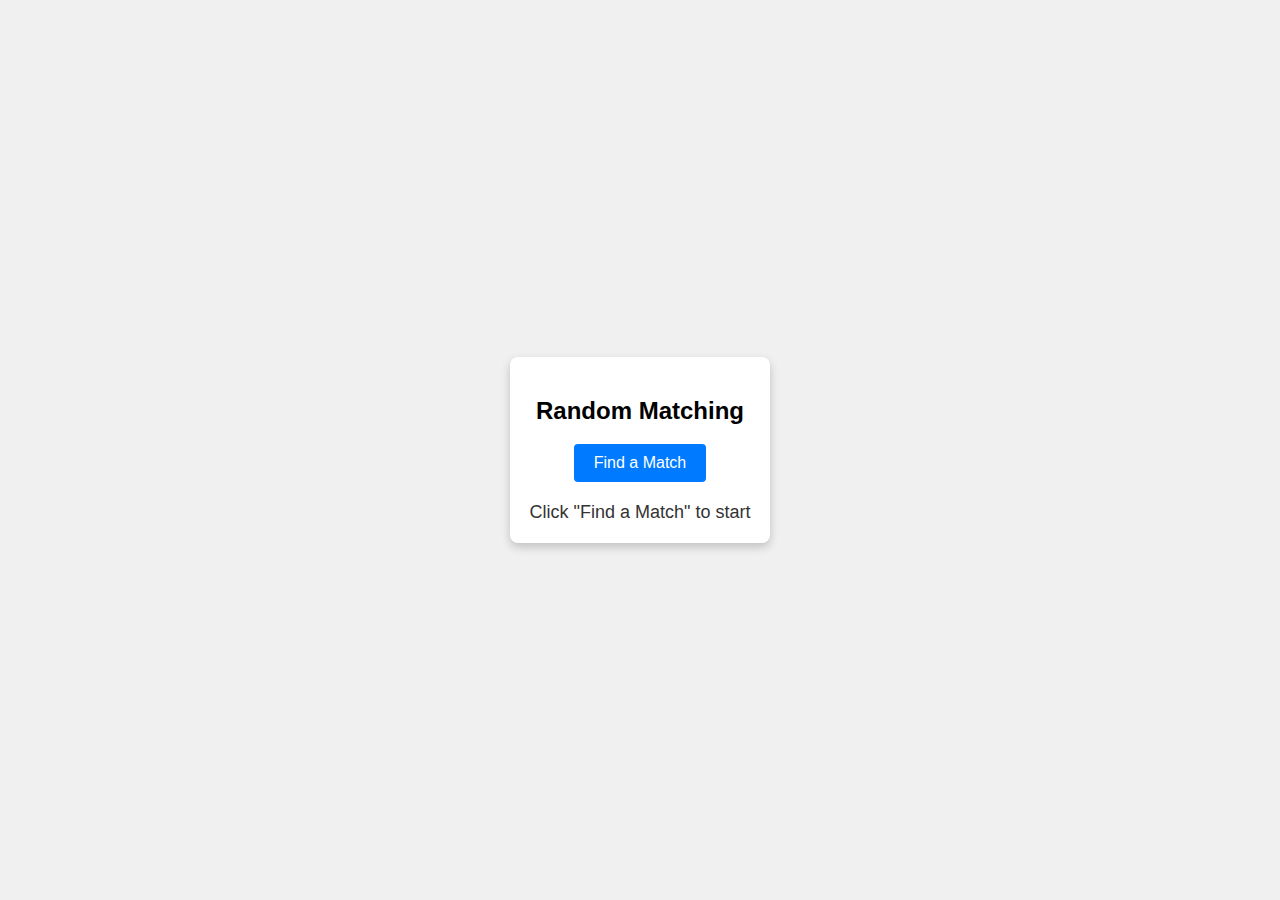
<file: index.html>
<!DOCTYPE html>
<html lang="en">
<head>
    <meta charset="UTF-8">
    <meta name="viewport" content="width=device-width, initial-scale=1.0">
    <title>Random Matching</title>
    <style>
        body {
            font-family: Arial, sans-serif;
            display: flex;
            justify-content: center;
            align-items: center;
            height: 100vh;
            margin: 0;
            background-color: #f0f0f0;
        }
        .container {
            text-align: center;
            background: white;
            padding: 20px;
            border-radius: 8px;
            box-shadow: 0 4px 10px rgba(0, 0, 0, 0.2);
        }
        button {
            padding: 10px 20px;
            font-size: 16px;
            color: white;
            background-color: #007bff;
            border: none;
            border-radius: 4px;
            cursor: pointer;
        }
        button:hover {
            background-color: #0056b3;
        }
        #status {
            margin-top: 20px;
            font-size: 18px;
            color: #333;
        }
    </style>
</head>
<body>
<div class="container">
    <h2>Random Matching</h2>
    <button id="connectButton">Find a Match</button>
    <div id="status">Click "Find a Match" to start</div>
</div>

<script>
    let socket; // WebSocket 연결 변수
    const statusDiv = document.getElementById("status");
    const connectButton = document.getElementById("connectButton");

    connectButton.addEventListener("click", () => {
        // WebSocket 연결 초기화
        socket = new WebSocket("ws://localhost:8080/ws");

        // WebSocket 연결 성공 시
        socket.onopen = () => {
            statusDiv.innerText = "Looking for a match...";
            connectButton.disabled = true;
            connectButton.innerText = "Waiting...";
        };

        // 서버에서 메시지를 받을 때
        socket.onmessage = (event) => {
            statusDiv.innerText = event.data; // 매칭 성공 메시지 표시
            connectButton.disabled = false;
            connectButton.innerText = "Find Another Match";
        };

        // WebSocket 연결이 닫혔을 때
        socket.onclose = () => {
            statusDiv.innerText = "Disconnected from server.";
            connectButton.disabled = false;
            connectButton.innerText = "Reconnect";
        };

        // WebSocket 오류 발생 시
        socket.onerror = (error) => {
            console.error("WebSocket Error: ", error);
            statusDiv.innerText = "An error occurred. Please try again.";
            connectButton.disabled = false;
        };
    });
</script>
</body>
</html>
</file>
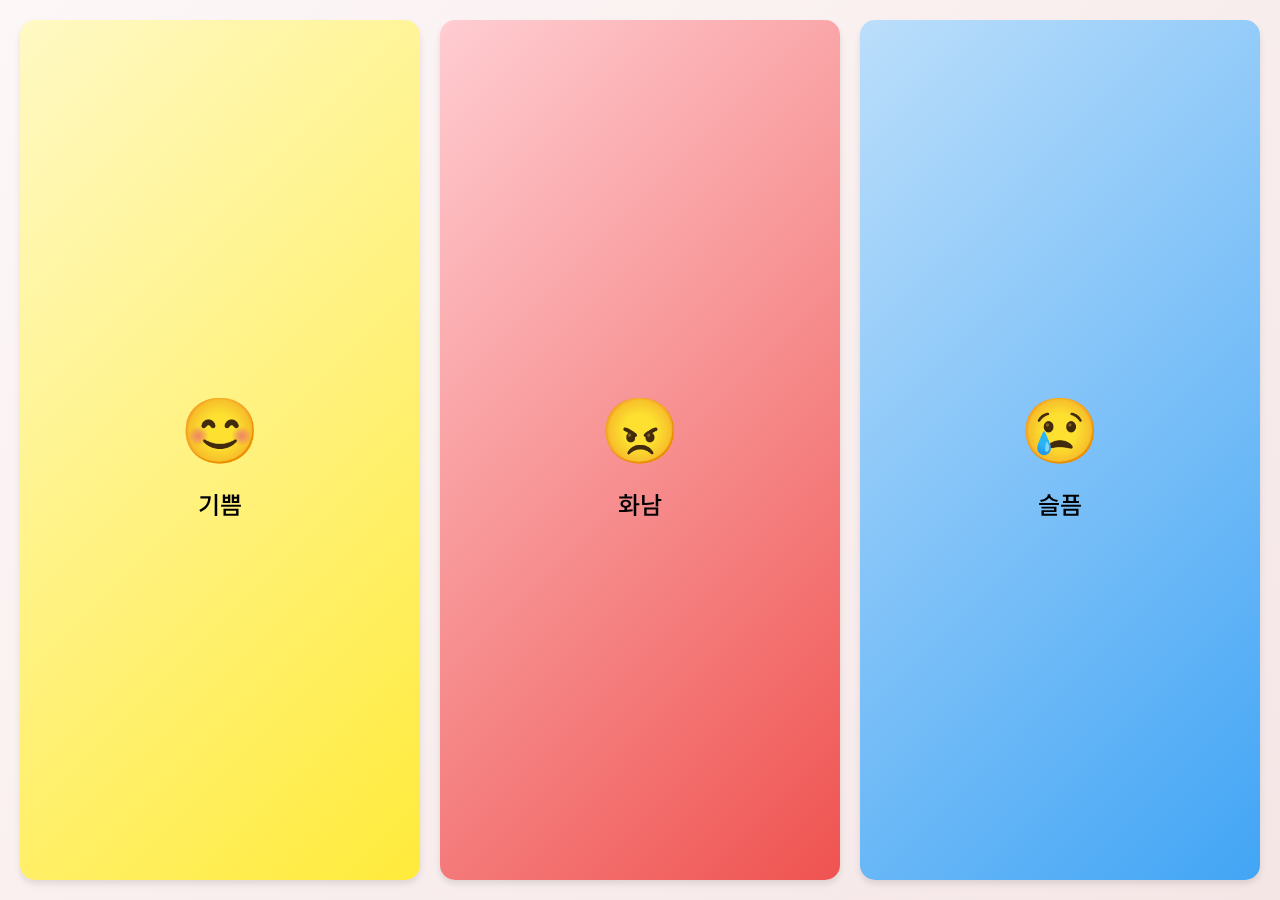
<file: static/index.html>
<!DOCTYPE html>
<html lang="ko">
<head>
    <meta charset="UTF-8">
    <meta name="viewport" content="width=device-width, initial-scale=1.0">
    <title>감정 채팅</title>
    <link href="https://fonts.googleapis.com/css2?family=Noto+Sans+KR:wght@400;500;700&display=swap" rel="stylesheet">
    <link rel="stylesheet" href="/static/styles.css">
</head>
<body>
<!-- 감정 선택 화면 -->
<div id="emotion-select" class="screen active">
    <div class="emotion-grid">
        <button class="emotion-btn happy" data-emotion="happy">
            <span class="emoji">😊</span>
            <span class="text">기쁨</span>
        </button>
        <button class="emotion-btn angry" data-emotion="angry">
            <span class="emoji">😠</span>
            <span class="text">화남</span>
        </button>
        <button class="emotion-btn sad" data-emotion="sad">
            <span class="emoji">😢</span>
            <span class="text">슬픔</span>
        </button>
    </div>
</div>

<!-- 매칭 대기 화면 -->
<div id="matching-screen" class="screen">
    <div class="matching-content">
        <div class="spinner"></div>
        <h2>매칭 중...</h2>
        <p class="selected-emotion">선택한 감정: <span id="selected-emotion-text"></span></p>
        <button id="cancel-matching" class="cancel-btn">매칭 취소</button>
    </div>
</div>

<!-- 채팅 화면 -->
<div id="chat-screen" class="screen">
    <div class="chat-container">
        <div class="chat-header">
            <button id="leave-chat" class="leave-btn">나가기</button>
            <h2>채팅방</h2>
        </div>
        <div class="chat-messages" id="chat-messages"></div>
        <div class="chat-input">
            <input type="text" id="message-input" placeholder="메시지를 입력하세요...">
            <button id="send-message" class="send-btn">전송</button>
        </div>
    </div>
</div>
</body>
<script src="/static/script.js"></script>
</html>
</file>
<file: static/styles.css>
* {
    margin: 0;
    padding: 0;
    box-sizing: border-box;
    font-family: 'Noto Sans KR', sans-serif;
}

body {
    background: linear-gradient(135deg, #fdf7f7 0%, #f5e6e6 100%);
    min-height: 100vh;
}

.screen {
    display: none;
    width: 100%;
    height: 100vh;
    position: fixed;
    top: 0;
    left: 0;
}

.screen.active {
    display: block;
}

/* 감정 선택 화면 */
.emotion-grid {
    display: grid;
    grid-template-columns: 1fr;
    gap: 20px;
    padding: 20px;
    height: 100vh;
}

.emotion-btn {
    border: none;
    border-radius: 15px;
    padding: 30px;
    font-size: 24px;
    cursor: pointer;
    display: flex;
    flex-direction: column;
    align-items: center;
    justify-content: center;
    transition: transform 0.2s, box-shadow 0.2s;
    background: white;
    box-shadow: 0 4px 6px rgba(0, 0, 0, 0.1);
}

.emotion-btn:hover {
    transform: translateY(-5px);
    box-shadow: 0 6px 12px rgba(0, 0, 0, 0.15);
}

.emotion-btn .emoji {
    font-size: 64px;
    margin-bottom: 15px;
}

.emotion-btn .text {
    font-size: 24px;
    font-weight: 500;
}

.happy { background: linear-gradient(135deg, #fff9c4, #ffeb3b); }
.angry { background: linear-gradient(135deg, #ffcdd2, #ef5350); }
.sad { background: linear-gradient(135deg, #bbdefb, #42a5f5); }

/* 매칭 화면 */
.matching-content {
    position: absolute;
    top: 50%;
    left: 50%;
    transform: translate(-50%, -50%);
    text-align: center;
    background: white;
    padding: 40px;
    border-radius: 20px;
    box-shadow: 0 4px 6px rgba(0, 0, 0, 0.1);
}

.spinner {
    width: 50px;
    height: 50px;
    border: 5px solid #f3f3f3;
    border-top: 5px solid #3498db;
    border-radius: 50%;
    animation: spin 1s linear infinite;
    margin: 0 auto 20px;
}

@keyframes spin {
    0% { transform: rotate(0deg); }
    100% { transform: rotate(360deg); }
}

.selected-emotion {
    margin: 20px 0;
    color: #666;
}

.cancel-btn {
    background: #ff5252;
    color: white;
    border: none;
    padding: 12px 24px;
    border-radius: 8px;
    cursor: pointer;
    font-size: 16px;
    transition: background 0.2s;
}

.cancel-btn:hover {
    background: #ff1744;
}

/* 채팅 화면 */
.chat-container {
    max-width: 800px;
    margin: 20px auto;
    background: white;
    border-radius: 20px;
    box-shadow: 0 4px 6px rgba(0, 0, 0, 0.1);
    height: calc(100vh - 40px);
    display: flex;
    flex-direction: column;
}

.chat-header {
    padding: 20px;
    border-bottom: 1px solid #eee;
    display: flex;
    align-items: center;
    position: relative;
}

.chat-header h2 {
    flex-grow: 1;
    text-align: center;
}

.leave-btn {
    background: #ff5252;
    color: white;
    border: none;
    padding: 8px 16px;
    border-radius: 8px;
    cursor: pointer;
    font-size: 14px;
}

.chat-messages {
    flex-grow: 1;
    padding: 20px;
    overflow-y: auto;
}

.message {
    margin-bottom: 15px;
    max-width: 70%;
    padding: 10px 15px;
    border-radius: 15px;
    position: relative;
}

.message.sent {
    background: #2196f3;
    color: white;
    margin-left: auto;
    border-bottom-right-radius: 5px;
}

.message.received {
    background: #f5f5f5;
    color: black;
    margin-right: auto;
    border-bottom-left-radius: 5px;
}

.chat-input {
    padding: 20px;
    border-top: 1px solid #eee;
    display: flex;
    gap: 10px;
}

#message-input {
    flex-grow: 1;
    padding: 12px;
    border: 1px solid #ddd;
    border-radius: 8px;
    font-size: 16px;
}

.send-btn {
    background: #2196f3;
    color: white;
    border: none;
    padding: 12px 24px;
    border-radius: 8px;
    cursor: pointer;
    font-size: 16px;
    transition: background 0.2s;
}

.send-btn:hover {
    background: #1976d2;
}

@media (min-width: 768px) {
    .emotion-grid {
        grid-template-columns: repeat(3, 1fr);
    }
}
</file>
